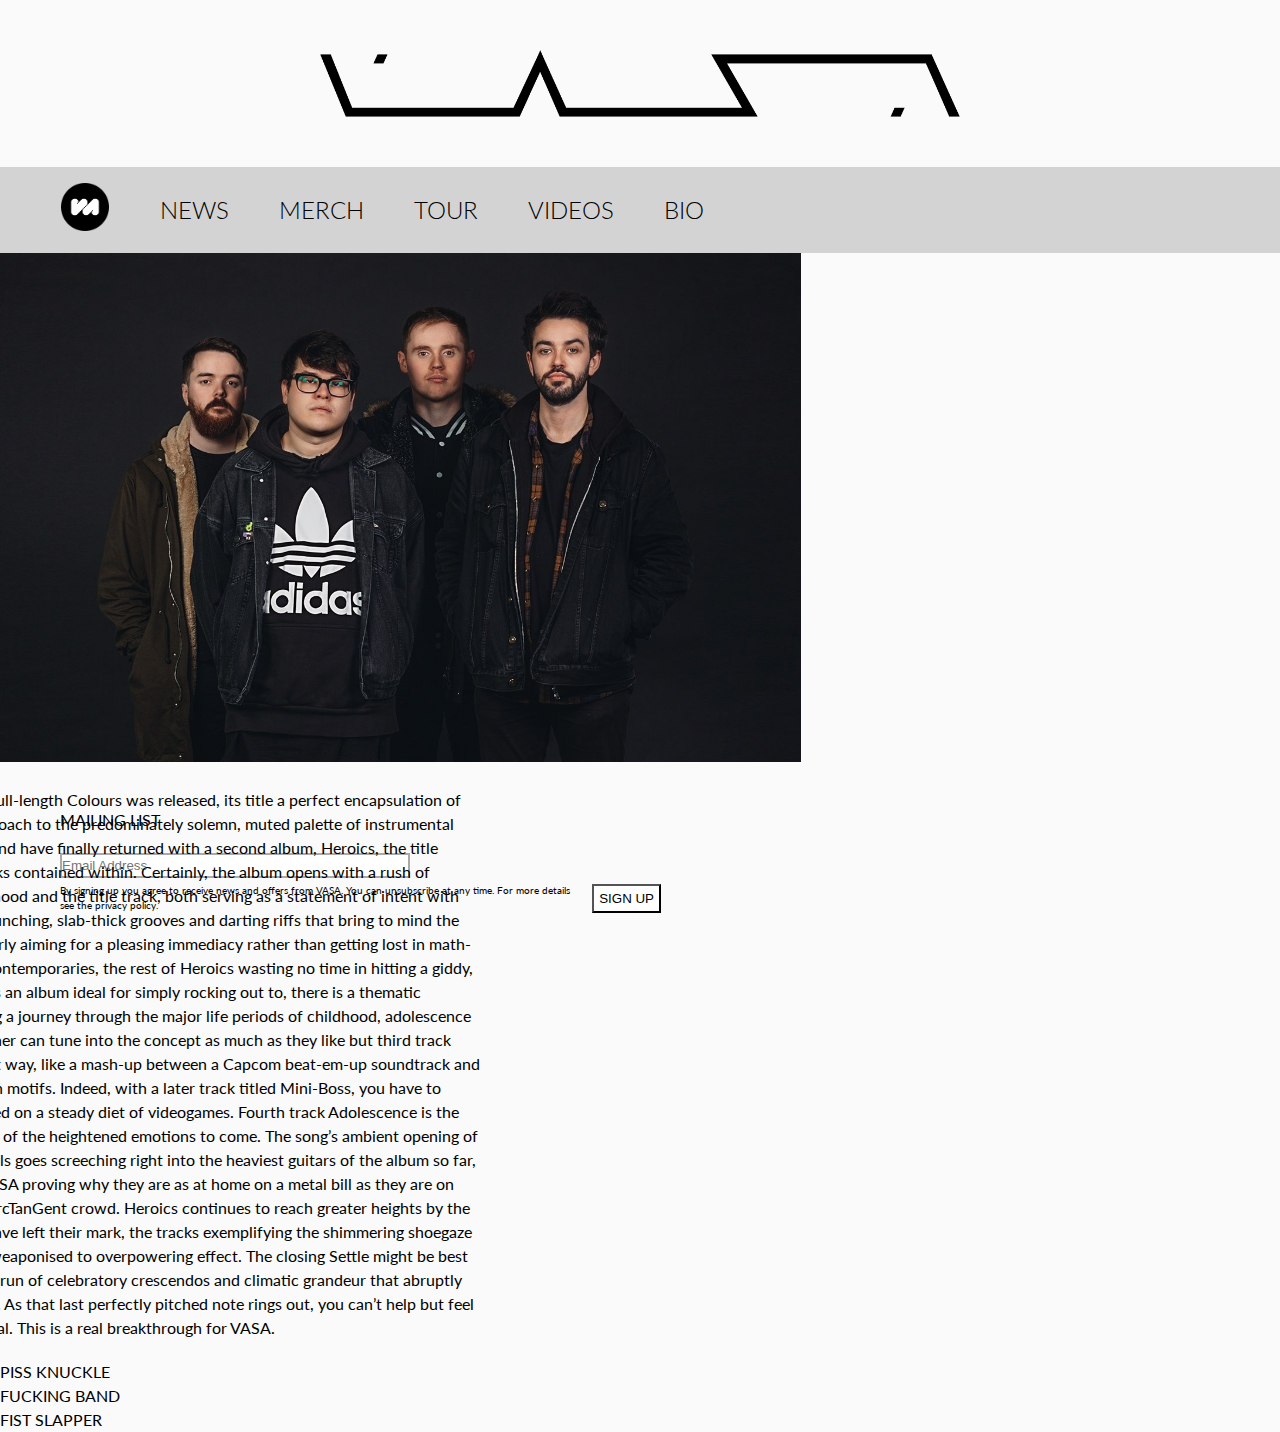
<file: vasawebsite-build-1/index.html>
<!DOCTYPE html>
<html lang="en">
<head>
    <meta charset="UTF-8">
    <meta name="viewport" content="width=device-width, initial-scale=1.0">
    <title>Vasa | Homepage</title>
    <link rel="stylesheet" type="text/css" href="styles/reset.css">
    <link href="styles/style.css" type="text/css" rel="stylesheet"/>
    <link href="https://fonts.googleapis.com/css2?family=Lato:ital,wght@0,100;0,300;0,400;0,700;0,900;1,100;1,300;1,400;1,700;1,900&display=swap" rel="stylesheet">
</head>
<body>
    <header class="header">
        <section class="banner-wrapper">
            <div class="banner">
                <a href="./index.html"><img class="banner-logo" src="Media/VASA-LOGO-2019 cropped.png" width="300"></a>
            </div>
        </section>

        <nav>
            <ul class="nav-wrapper">
                <a href="./index.html"><img class="navbar oldlogo" src="Media/LOGO-resized white middle.png" width="50"></a>
                <li class="navbar"><a href="./index.html">News</a></li>
                <li class="navbar"><a href="./index.html">Merch</a></li>
                <li class="navbar"><a href="./index.html">Tour</a></li>
                <li class="navbar"><a href="./index.html">Videos</a></li>
                <li class="navbar"><a href="./index.html">Bio</a></li>
            </ul>
        </nav>
    </header>        

        <main>

            <div class="band-photo">
                <img src="Media/Vasa Photo Landscape.png">
            </div>

            <div class="sidebar">
               
                <h3 class="mail-header">
                    Mailing List
                </h3>

                <form>

                    <input type=text placeholder="Email Address" class="placeholder-box">
                    
                </form>

                <button class="signup">Sign Up</button>
                
                <p>
                    By signing up you agree to receive news and offers from VASA. You can unsubscribe at any time. For more details see the <a class="privacypolicy" href=https://www.musicglue.com/policies>privacy policy</a>.
                </p>

            </div>

            <p class="bio">

                It’s been five years since VASA’s debut full-length Colours was released, its title a perfect encapsulation of the Glasgow quartet’s fun, day-glo approach to the predominately solemn, muted palette of instrumental post-rock. After years of touring, the band have finally returned with a second album, Heroics, the title surely a winking nod to the fret fireworks contained within.

Certainly, the album opens with a rush of triumph in the one-two punch of Childhood and the title track, both serving as a statement of intent with upbeat, chiming melodies married to crunching, slab-thick grooves and darting riffs that bring to mind the much missed Fang Island. VASA are clearly aiming for a pleasing immediacy rather than getting lost in math-rock abstraction like so many of their contemporaries, the rest of Heroics wasting no time in hitting a giddy, riff-heavy sweet spot.

As much as this is an album ideal for simply rocking out to, there is a thematic concept to Heroics, its tracks navigating a journey through the major life periods of childhood, adolescence and adulthood. With no lyrics, the listener can tune into the concept as much as they like but third track Everything Is Golden sounds, in the best way, like a mash-up between a Capcom beat-em-up soundtrack and kung-fu film score with its brash eastern motifs. Indeed, with a later track titled Mini-Boss, you have to assume that the young VASA were reared on a steady diet of videogames.

Fourth track Adolescence is the first real change of pace and foreboding of the heightened emotions to come. The song’s ambient opening of processed percussion and sampled vocals goes screeching right into the heaviest guitars of the album so far, sounding positively huge and glacial, VASA proving why they are as at home on a metal bill as they are on line-ups made up of the more angular ArcTanGent crowd.

Heroics continues to reach greater heights by the time both Prom Night and Adulthood have left their mark, the tracks exemplifying the shimmering shoegaze influences VASA have repurposed and weaponised to overpowering effect. The closing Settle might be best of all, its spacious opening building to a run of celebratory crescendos and climatic grandeur that abruptly ceases to some poignant closing chords. As that last perfectly pitched note rings out, you can’t help but feel you’ve listened to something truly special. This is a real breakthrough for VASA.
           
            </p>
            <p class="piss">
                PISS KNUCKLE
            </p>
            <p class="fuck">
                FUCKING BAND
            </p>
            <p class="slap">
                FIST SLAPPER
            </p>

        </main>

</body>
</html>
</file>
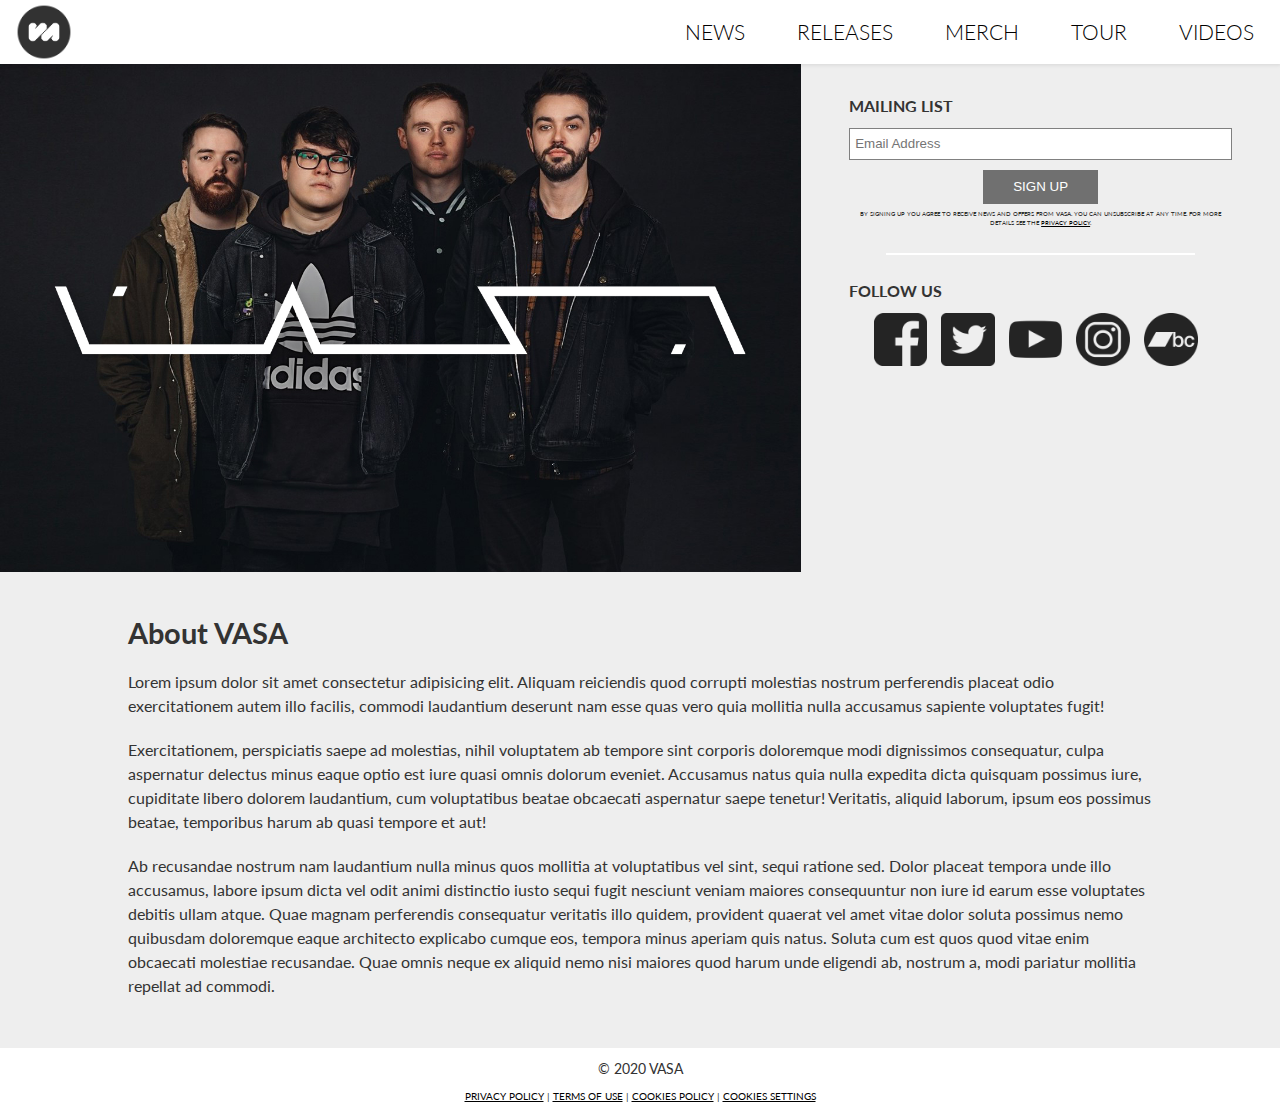
<file: vasawebsite-build-2/index.html>
<!DOCTYPE html>
<html lang="en">
<head>
    <meta charset="UTF-8">
    <meta name="viewport" content="width=device-width, initial-scale=1.0">
    <title>Vasa | Homepage</title>
    <link rel="stylesheet" type="text/css" href="./css/style.css">
    <link href="https://fonts.googleapis.com/css2?family=Lato:ital,wght@0,100;0,300;0,400;0,700;0,900;1,100;1,300;1,400;1,700;1,900&display=swap" rel="stylesheet">
</head>
<body>

    <div class="page-container">
        <div class="content-wrap">
            <header class="header container">
                <a href="./index.html"><img class="logo" src="Media/LOGO-resized white middle.png" width="50"></a>
                <input class="menu-btn" type="checkbox" id="menu-btn">
                <label class="menu-icon" for="menu-btn"><span class="nav-icon"></span></label>
                <ul class="menu">
                    <li><a href="news.html">News</a></li>
                    <li><a href="releases.html">Releases</a></li>
                    <li><a href="merch.html">Merch</a></li>
                    <li><a href="tour.html">Tour</a></li>
                    <li><a href="videos.html">Videos</a></li>
                </ul>
            </header>
            
            <main class="main-section">
                
                <div class="buffer"></div>

                <div class="main-section">
                    <div class="container-100">
                        <div class="banner-wrapper">
                            <img class="band-photo" src="Media/Vasa Banner Image 1.jpg">
                        </div>

                        <section class="mail-list">
                            <aside class="sidebar-container container">
                                <h3 class="mail-header">Mailing List</h3>
                                <form>
                                    <input type=email placeholder="Email Address" class="placeholder-box"> 
                                </form>
                                <button class="signup">Sign Up</button>
                                <p>By signing up you agree to receive news and offers from <span class="bold">VASA</span>. You can unsubscribe at any time. For more details see the <a class="privacypolicy" href=https://www.musicglue.com/policies>privacy policy</a>.</p>
                                
                                <div class="break container"></div>
                                
                                <div class="social-media">
                                    <div class="icons">
                                        <div class="social-heading">
                                            <h3>Follow us</h3>
                                        </div>
                                        <a href="https://www.facebook.com/VasaBand" target="_blank"><img class="facebook icon" src="./Media/facebook-logo-512.png"></a>
                                        <a href="https://twitter.com/vasaband" target="_blank"><img class="twitter icon" src="./Media/twitter-logo.png"></a>
                                        <a href="https://www.youtube.com/c/VasaBand/videos" target="_blank"><img class="youtube icon" src="./Media/youtube-logo-512.png"></a>
                                        <a href="https://www.instagram.com/vasaband/" target="_blank"><img class="instagram icon" src="./Media/instagram-logo-512.png"></a>
                                        <a href="https://vasa.bandcamp.com/music" target="_blank"><img class="bandcamp icon" src="./Media/bandcamp-logo-transparent.png"></a>
                                    </div>
                                </div>
                                <div class="break container rev-hide"></div>
                            </aside>    
                        </section>
                    </div>
                </div>
                
                

                <section class="bio-wrapper">
                    <div class="bio container">
                        <h3>About VASA</h3>
                        <p>Lorem ipsum dolor sit amet consectetur adipisicing elit. Aliquam reiciendis quod corrupti molestias nostrum perferendis placeat odio exercitationem autem illo facilis, commodi laudantium deserunt nam esse quas vero quia mollitia nulla accusamus sapiente voluptates fugit!</p>
                        <p>Exercitationem, perspiciatis saepe ad molestias, nihil voluptatem ab tempore sint corporis doloremque modi dignissimos consequatur, culpa aspernatur delectus minus eaque optio est iure quasi omnis dolorum eveniet. Accusamus natus quia nulla expedita dicta quisquam possimus iure, cupiditate libero dolorem laudantium, cum voluptatibus beatae obcaecati aspernatur saepe tenetur! Veritatis, aliquid laborum, ipsum eos possimus beatae, temporibus harum ab quasi tempore et aut!</p>    
                        <p>Ab recusandae nostrum nam laudantium nulla minus quos mollitia at voluptatibus vel sint, sequi ratione sed. Dolor placeat tempora unde illo accusamus, labore ipsum dicta vel odit animi distinctio iusto sequi fugit nesciunt veniam maiores consequuntur non iure id earum esse voluptates debitis ullam atque. Quae magnam perferendis consequatur veritatis illo quidem, provident quaerat vel amet vitae dolor soluta possimus nemo quibusdam doloremque eaque architecto explicabo cumque eos, tempora minus aperiam quis natus. Soluta cum est quos quod vitae enim obcaecati molestiae recusandae. Quae omnis neque ex aliquid nemo nisi maiores quod harum unde eligendi ab, nostrum a, modi pariatur mollitia repellat ad commodi.</p>
                    </div>
                </section>

            </main>
        </div>
            <footer class="footer">
                <p class="copyright container"> &copy; 2020 VASA</p>
                <p class="privacy container"><a href="#">Privacy Policy</a> | <a href="#">Terms of Use</a> | <a href="#">Cookies Policy</a> | <a href="#">Cookies Settings</a></p>
            </footer>

    </div>
</body>
</html>
</file>
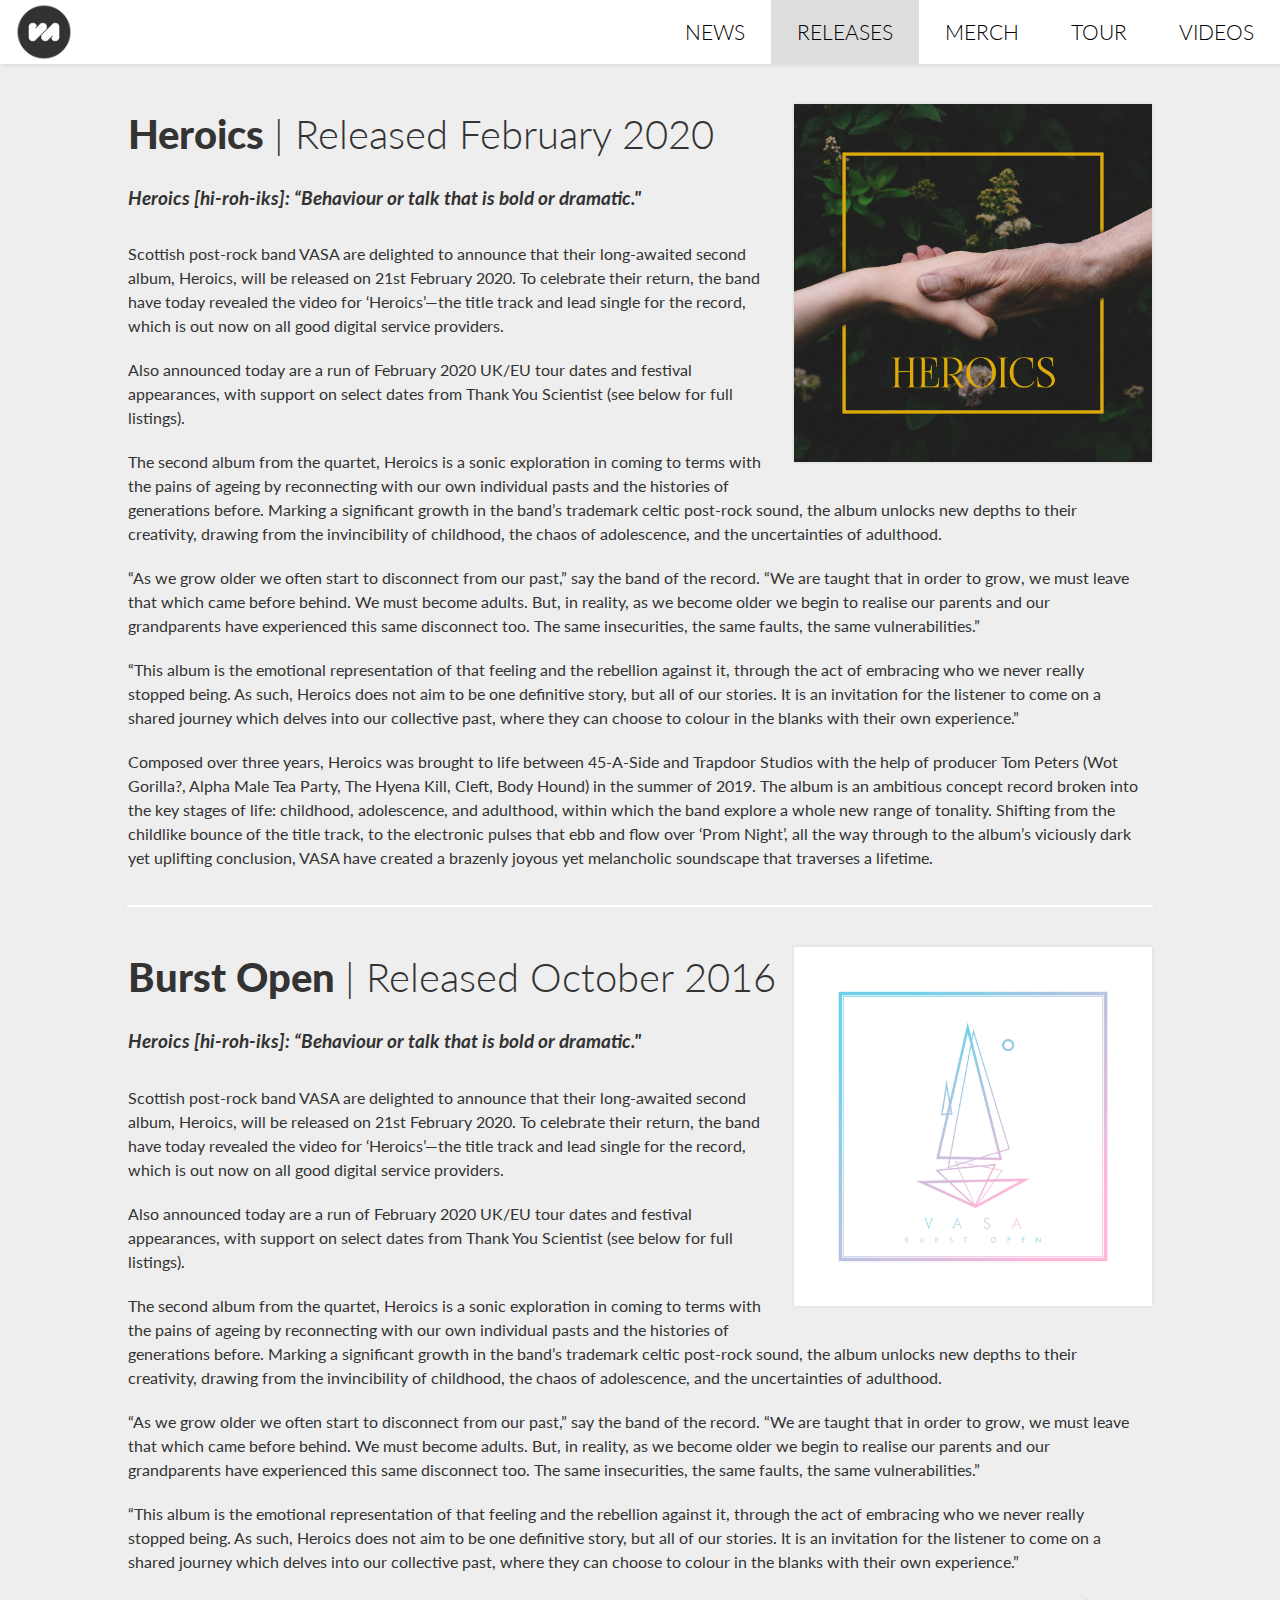
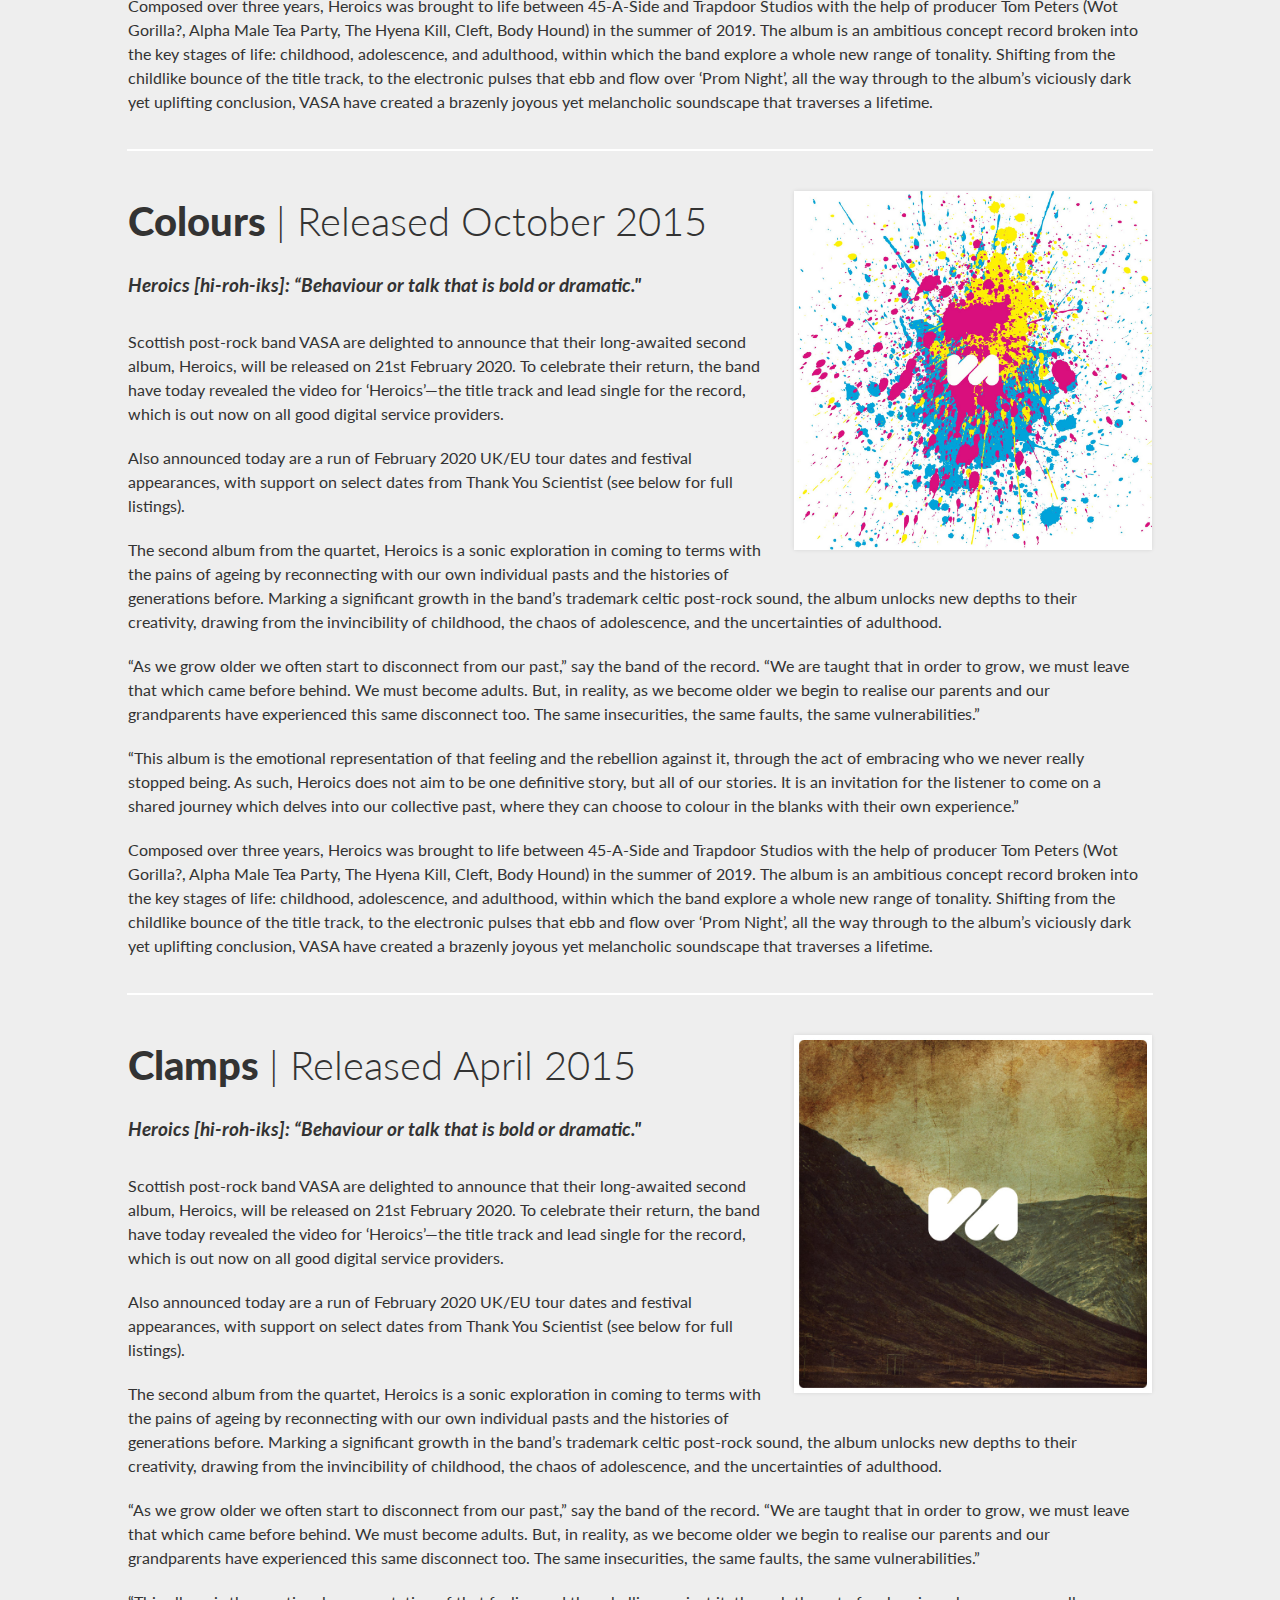
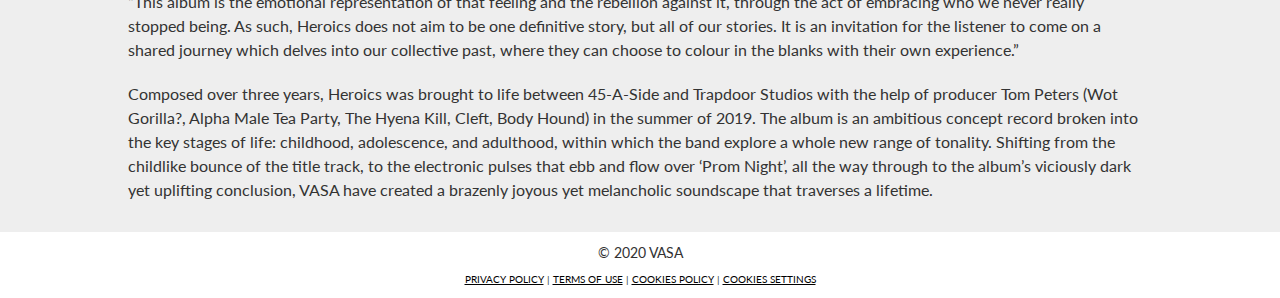
<file: vasawebsite-build-2/releases.html>
<!DOCTYPE html>
<html lang="en">
<head>
    <meta charset="UTF-8">
    <meta name="viewport" content="width=device-width, initial-scale=1.0">
    <title>Vasa | Releases</title>
    <link rel="stylesheet" type="text/css" href="./css/style.css">
    <link href="https://fonts.googleapis.com/css2?family=Lato:ital,wght@0,100;0,300;0,400;0,700;0,900;1,100;1,300;1,400;1,700;1,900&display=swap" rel="stylesheet">
</head>
<body>

    <div class="page-container">
        <div class="content-wrap">
            <header class="header container">
                <a href="./index.html"><img class="logo" src="Media/LOGO-resized white middle.png" width="50"></a>
                <input class="menu-btn" type="checkbox" id="menu-btn">
                <label class="menu-icon" for="menu-btn"><span class="nav-icon"></span></label>
                <ul class="menu">
                    <li><a href="news.html">News</a></li>
                    <li class="selected"><a href="releases.html">Releases</a></li>
                    <li><a href="merch.html">Merch</a></li>
                    <li><a href="tour.html">Tour</a></li>
                    <li><a href="videos.html">Videos</a></li>
                </ul>
            </header>

            <div class="buffer"></div>

            <article class="releases">
                <div class="container">
                    <a href="https://vasa.bandcamp.com/album/heroics" target="_blank"><img src="Media/vasa-heroics-art.jpg" class="heroics-art"></a>
                    <h2 class="release-head"><span class="bold">Heroics</span> <span class="hide">| Released February 2020</span></h2>
                    <h3 class="mob-view-sub rev-hide"> Album | Released February 2020</h3>
                    <h4 class="release-sub">Heroics [hi-roh-iks]: “Behaviour or talk that is bold or dramatic."</h3>
                    <p>Scottish post-rock band VASA are delighted to announce that their long-awaited second album, Heroics, will be released on 21st February 2020. To celebrate their return, the band have today revealed the video for ‘Heroics’—the title track and lead single for the record, which is out now on all good digital service providers.
                    </p>
                    <p>Also announced today are a run of February 2020 UK/EU tour dates and festival appearances, with support on select dates from Thank You Scientist (see below for full listings).
                    </p>
                    <p>
                    The second album from the quartet, Heroics is a sonic exploration in coming to terms with the pains of ageing by reconnecting with our own individual pasts and the histories of generations before. Marking a significant growth in the band’s trademark celtic post-rock sound, the album unlocks new depths to their creativity, drawing from the invincibility of childhood, the chaos of adolescence, and the uncertainties of adulthood.
                    </p>
                    <p>  
                    “As we grow older we often start to disconnect from our past,” say the band of the record. “We are taught that in order to grow, we must leave that which came before behind. We must become adults. But, in reality, as we become older we begin to realise our parents and our grandparents have experienced this same disconnect too. The same insecurities, the same faults, the same vulnerabilities.”
                    </p>
                    <p>
                    “This album is the emotional representation of that feeling and the rebellion against it, through the act of embracing who we never really stopped being. As such, Heroics does not aim to be one definitive story, but all of our stories. It is an invitation for the listener to come on a shared journey which delves into our collective past, where they can choose to colour in the blanks with their own experience.”
                    </p>
                    <p>
                    Composed over three years, Heroics was brought to life between 45-A-Side and Trapdoor Studios with the help of producer Tom Peters (Wot Gorilla?, Alpha Male Tea Party, The Hyena Kill, Cleft, Body Hound) in the summer of 2019. The album is an ambitious concept record broken into the key stages of life: childhood, adolescence, and adulthood, within which the band explore a whole new range of tonality. Shifting from the childlike bounce of the title track, to the electronic pulses that ebb and flow over ‘Prom Night’, all the way through to the album’s viciously dark yet uplifting conclusion, VASA have created a brazenly joyous yet melancholic soundscape that traverses a lifetime.
                    </p>
                    <!-- <p>
                    Since forming in October 2011, the quartet have seen a rush of support from national press and huge swathes of the post-rock community, giving way to tour dates with experimental music heavyweights and hotly tipped newcomers such as Black Peaks, Deafheaven, Maybeshewill, This Town Needs Guns, Brontide, Poly-Math, and Body Hound, plus appearances at ArcTanGent, T in The Park, Wickerman Festival, PORTALS and more.
                    </p>
                    <p>
                    Heroics is the band’s first release since 2016 stand alone double A-side single ‘Burst’/’Open’, which was preceded only by their critically-acclaimed 2015 debut album Colours. Despite being their first ever release, in a very niche genre, the record garnered support from major national press outlets including The Independent, The National Scot, The Scotsman, PROG magazine, Clash Magazine, The iNewspaper, and Total Guitar, with further coverage at The Skinny, Gold Flake Paint, and New Noise Magazine.
                    </p>
                    <p>
                    A continuation of their unrelentingly upbeat and joyful approach to the occasionally tawdry world of post-rock, Heroics sees them as riotous and celebratory as ever. Thankfully, despite their maturation, VASA are still the kind of band that consistently remind us that this whole music lark is meant to be fun, right?
                    </p> -->
                </div>
                <div class="break container"></div>
        
                <div class="container">
                    <a href="https://vasa.bandcamp.com/album/burst-open" target="_blank"><img src="Media/burst-open-art.jpg" class="heroics-art"></a>
                    <h2 class="release-head"><span class="bold">Burst Open</span> <span class="hide">| Released October 2016</span></h2>
                    <h3 class="mob-view-sub rev-hide"> Double A-side | Released October 2016</h3>
                    <h4 class="release-sub">Heroics [hi-roh-iks]: “Behaviour or talk that is bold or dramatic."</h3>
                    <p>Scottish post-rock band VASA are delighted to announce that their long-awaited second album, Heroics, will be released on 21st February 2020. To celebrate their return, the band have today revealed the video for ‘Heroics’—the title track and lead single for the record, which is out now on all good digital service providers.
                    </p>
                    <p>Also announced today are a run of February 2020 UK/EU tour dates and festival appearances, with support on select dates from Thank You Scientist (see below for full listings).
                    </p>
                    <p>
                    The second album from the quartet, Heroics is a sonic exploration in coming to terms with the pains of ageing by reconnecting with our own individual pasts and the histories of generations before. Marking a significant growth in the band’s trademark celtic post-rock sound, the album unlocks new depths to their creativity, drawing from the invincibility of childhood, the chaos of adolescence, and the uncertainties of adulthood.
                    </p>
                    <p>  
                    “As we grow older we often start to disconnect from our past,” say the band of the record. “We are taught that in order to grow, we must leave that which came before behind. We must become adults. But, in reality, as we become older we begin to realise our parents and our grandparents have experienced this same disconnect too. The same insecurities, the same faults, the same vulnerabilities.”
                    </p>
                    <p>
                    “This album is the emotional representation of that feeling and the rebellion against it, through the act of embracing who we never really stopped being. As such, Heroics does not aim to be one definitive story, but all of our stories. It is an invitation for the listener to come on a shared journey which delves into our collective past, where they can choose to colour in the blanks with their own experience.”
                    </p>
                    <p>
                    Composed over three years, Heroics was brought to life between 45-A-Side and Trapdoor Studios with the help of producer Tom Peters (Wot Gorilla?, Alpha Male Tea Party, The Hyena Kill, Cleft, Body Hound) in the summer of 2019. The album is an ambitious concept record broken into the key stages of life: childhood, adolescence, and adulthood, within which the band explore a whole new range of tonality. Shifting from the childlike bounce of the title track, to the electronic pulses that ebb and flow over ‘Prom Night’, all the way through to the album’s viciously dark yet uplifting conclusion, VASA have created a brazenly joyous yet melancholic soundscape that traverses a lifetime.
                    </p>
                    <!-- <p>
                    Since forming in October 2011, the quartet have seen a rush of support from national press and huge swathes of the post-rock community, giving way to tour dates with experimental music heavyweights and hotly tipped newcomers such as Black Peaks, Deafheaven, Maybeshewill, This Town Needs Guns, Brontide, Poly-Math, and Body Hound, plus appearances at ArcTanGent, T in The Park, Wickerman Festival, PORTALS and more.
                    </p>
                    <p>
                    Heroics is the band’s first release since 2016 stand alone double A-side single ‘Burst’/’Open’, which was preceded only by their critically-acclaimed 2015 debut album Colours. Despite being their first ever release, in a very niche genre, the record garnered support from major national press outlets including The Independent, The National Scot, The Scotsman, PROG magazine, Clash Magazine, The iNewspaper, and Total Guitar, with further coverage at The Skinny, Gold Flake Paint, and New Noise Magazine.
                    </p>
                    <p>
                    A continuation of their unrelentingly upbeat and joyful approach to the occasionally tawdry world of post-rock, Heroics sees them as riotous and celebratory as ever. Thankfully, despite their maturation, VASA are still the kind of band that consistently remind us that this whole music lark is meant to be fun, right?
                    </p> -->
                </div>
            
                <div class="break container"></div>
            
                <div class="container">
                    <a href="https://vasa.bandcamp.com/album/colours" target="_blank"><img src="Media/vasa-colours-art.jpg" class="heroics-art"></a>
                    <h2 class="release-head"><span class="bold">Colours</span> <span class="hide">| Released October 2015</span></h2>
                    <h3 class="mob-view-sub rev-hide"> Album| Released October 2015</h3>
                    <h4 class="release-sub">Heroics [hi-roh-iks]: “Behaviour or talk that is bold or dramatic."</h3>
                    <p>Scottish post-rock band VASA are delighted to announce that their long-awaited second album, Heroics, will be released on 21st February 2020. To celebrate their return, the band have today revealed the video for ‘Heroics’—the title track and lead single for the record, which is out now on all good digital service providers.
                    </p>
                    <p>Also announced today are a run of February 2020 UK/EU tour dates and festival appearances, with support on select dates from Thank You Scientist (see below for full listings).
                    </p>
                    <p>
                    The second album from the quartet, Heroics is a sonic exploration in coming to terms with the pains of ageing by reconnecting with our own individual pasts and the histories of generations before. Marking a significant growth in the band’s trademark celtic post-rock sound, the album unlocks new depths to their creativity, drawing from the invincibility of childhood, the chaos of adolescence, and the uncertainties of adulthood.
                    </p>
                    <p>  
                    “As we grow older we often start to disconnect from our past,” say the band of the record. “We are taught that in order to grow, we must leave that which came before behind. We must become adults. But, in reality, as we become older we begin to realise our parents and our grandparents have experienced this same disconnect too. The same insecurities, the same faults, the same vulnerabilities.”
                    </p>
                    <p>
                    “This album is the emotional representation of that feeling and the rebellion against it, through the act of embracing who we never really stopped being. As such, Heroics does not aim to be one definitive story, but all of our stories. It is an invitation for the listener to come on a shared journey which delves into our collective past, where they can choose to colour in the blanks with their own experience.”
                    </p>
                    <p>
                    Composed over three years, Heroics was brought to life between 45-A-Side and Trapdoor Studios with the help of producer Tom Peters (Wot Gorilla?, Alpha Male Tea Party, The Hyena Kill, Cleft, Body Hound) in the summer of 2019. The album is an ambitious concept record broken into the key stages of life: childhood, adolescence, and adulthood, within which the band explore a whole new range of tonality. Shifting from the childlike bounce of the title track, to the electronic pulses that ebb and flow over ‘Prom Night’, all the way through to the album’s viciously dark yet uplifting conclusion, VASA have created a brazenly joyous yet melancholic soundscape that traverses a lifetime.
                    </p>
                    <!-- <p>
                    Since forming in October 2011, the quartet have seen a rush of support from national press and huge swathes of the post-rock community, giving way to tour dates with experimental music heavyweights and hotly tipped newcomers such as Black Peaks, Deafheaven, Maybeshewill, This Town Needs Guns, Brontide, Poly-Math, and Body Hound, plus appearances at ArcTanGent, T in The Park, Wickerman Festival, PORTALS and more.
                    </p>
                    <p>
                    Heroics is the band’s first release since 2016 stand alone double A-side single ‘Burst’/’Open’, which was preceded only by their critically-acclaimed 2015 debut album Colours. Despite being their first ever release, in a very niche genre, the record garnered support from major national press outlets including The Independent, The National Scot, The Scotsman, PROG magazine, Clash Magazine, The iNewspaper, and Total Guitar, with further coverage at The Skinny, Gold Flake Paint, and New Noise Magazine.
                    </p>
                    <p>
                    A continuation of their unrelentingly upbeat and joyful approach to the occasionally tawdry world of post-rock, Heroics sees them as riotous and celebratory as ever. Thankfully, despite their maturation, VASA are still the kind of band that consistently remind us that this whole music lark is meant to be fun, right?
                    </p> -->
                </div>
                <div class="break container"></div>
                <div class="container">
                    <a href="https://vasa.bandcamp.com/album/clamps" target="_blank"><img src="Media/vasa-clamps-art.jpg" class="heroics-art"></a>
                    <h2 class="release-head"><span class="bold">Clamps</span> <span class="hide">| Released April 2015</span></h2>
                    <h3 class="mob-view-sub rev-hide"> Double A-side| Released April 2015</h3>
                    <h4 class="release-sub">Heroics [hi-roh-iks]: “Behaviour or talk that is bold or dramatic."</h3>
                    <p>Scottish post-rock band VASA are delighted to announce that their long-awaited second album, Heroics, will be released on 21st February 2020. To celebrate their return, the band have today revealed the video for ‘Heroics’—the title track and lead single for the record, which is out now on all good digital service providers.
                    </p>
                    <p>Also announced today are a run of February 2020 UK/EU tour dates and festival appearances, with support on select dates from Thank You Scientist (see below for full listings).
                    </p>
                    <p>
                    The second album from the quartet, Heroics is a sonic exploration in coming to terms with the pains of ageing by reconnecting with our own individual pasts and the histories of generations before. Marking a significant growth in the band’s trademark celtic post-rock sound, the album unlocks new depths to their creativity, drawing from the invincibility of childhood, the chaos of adolescence, and the uncertainties of adulthood.
                    </p>
                    <p>  
                    “As we grow older we often start to disconnect from our past,” say the band of the record. “We are taught that in order to grow, we must leave that which came before behind. We must become adults. But, in reality, as we become older we begin to realise our parents and our grandparents have experienced this same disconnect too. The same insecurities, the same faults, the same vulnerabilities.”
                    </p>
                    <p>
                    “This album is the emotional representation of that feeling and the rebellion against it, through the act of embracing who we never really stopped being. As such, Heroics does not aim to be one definitive story, but all of our stories. It is an invitation for the listener to come on a shared journey which delves into our collective past, where they can choose to colour in the blanks with their own experience.”
                    </p>
                    <p>
                    Composed over three years, Heroics was brought to life between 45-A-Side and Trapdoor Studios with the help of producer Tom Peters (Wot Gorilla?, Alpha Male Tea Party, The Hyena Kill, Cleft, Body Hound) in the summer of 2019. The album is an ambitious concept record broken into the key stages of life: childhood, adolescence, and adulthood, within which the band explore a whole new range of tonality. Shifting from the childlike bounce of the title track, to the electronic pulses that ebb and flow over ‘Prom Night’, all the way through to the album’s viciously dark yet uplifting conclusion, VASA have created a brazenly joyous yet melancholic soundscape that traverses a lifetime.
                    </p>
                    <!-- <p>
                    Since forming in October 2011, the quartet have seen a rush of support from national press and huge swathes of the post-rock community, giving way to tour dates with experimental music heavyweights and hotly tipped newcomers such as Black Peaks, Deafheaven, Maybeshewill, This Town Needs Guns, Brontide, Poly-Math, and Body Hound, plus appearances at ArcTanGent, T in The Park, Wickerman Festival, PORTALS and more.
                    </p>
                    <p>
                    Heroics is the band’s first release since 2016 stand alone double A-side single ‘Burst’/’Open’, which was preceded only by their critically-acclaimed 2015 debut album Colours. Despite being their first ever release, in a very niche genre, the record garnered support from major national press outlets including The Independent, The National Scot, The Scotsman, PROG magazine, Clash Magazine, The iNewspaper, and Total Guitar, with further coverage at The Skinny, Gold Flake Paint, and New Noise Magazine.
                    </p>
                    <p>
                    A continuation of their unrelentingly upbeat and joyful approach to the occasionally tawdry world of post-rock, Heroics sees them as riotous and celebratory as ever. Thankfully, despite their maturation, VASA are still the kind of band that consistently remind us that this whole music lark is meant to be fun, right?
                    </p> -->
                </div>
            </article>
        </div>
            
            <footer class="footer">
                <p class="copyright container"> &copy; 2020 VASA</p>
                <p class="privacy container"><a href="#">Privacy Policy</a> | <a href="#">Terms of Use</a> | <a href="#">Cookies Policy</a> | <a href="#">Cookies Settings</a></p>
            </footer>

    </div>
</body>
</html>
</file>
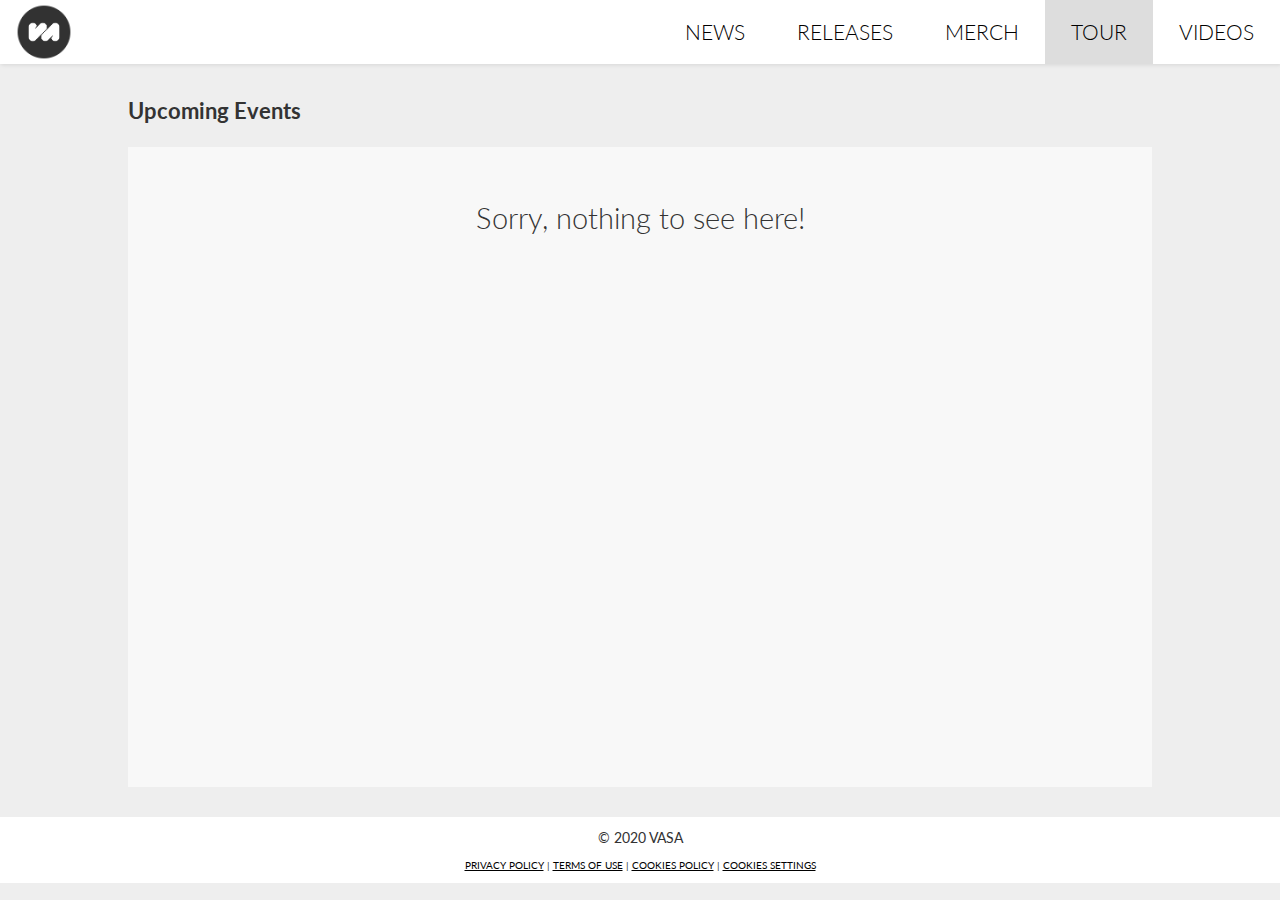
<file: vasawebsite-build-2/tour.html>
<!DOCTYPE html>
<html lang="en">
<head>
    <meta charset="UTF-8">
    <meta name="viewport" content="width=device-width, initial-scale=1.0">
    <title>Vasa | Tour</title>
    <link rel="stylesheet" type="text/css" href="./css/style.css">
    <link href="https://fonts.googleapis.com/css2?family=Lato:ital,wght@0,100;0,300;0,400;0,700;0,900;1,100;1,300;1,400;1,700;1,900&display=swap" rel="stylesheet">
</head>
<body>

    <header class="header container">
        <a href="./index.html"><img class="logo" src="Media/LOGO-resized white middle.png" width="50"></a>
        <input class="menu-btn" type="checkbox" id="menu-btn">
        <label class="menu-icon" for="menu-btn"><span class="nav-icon"></span></label>
        <ul class="menu">
            <li><a href="news.html">News</a></li>
            <li><a href="releases.html">Releases</a></li>
            <li><a href="merch.html">Merch</a></li>
            <li class="selected"><a href="tour.html">Tour</a></li>
            <li><a href="videos.html">Videos</a></li>
        </ul>
    </header>

    <div class="buffer"></div>

    <div class="touring container">
        <h2 class="tour-head">Upcoming Events</h2>
        <div class="dates">
            <h3>Sorry, nothing to see here!</h3>
        </div>
    </div>

    <footer class="footer">
        <p class="copyright container"> &copy; 2020 VASA</p>
        <p class="privacy container"><a href="#">Privacy Policy</a> | <a href="#">Terms of Use</a> | <a href="#">Cookies Policy</a> | <a href="#">Cookies Settings</a></p>
    </footer>
    
</body>
</html>
</file>
<file: vasawebsite-build-1/styles/style.css>
/*Universal Styles*/

*{
    box-sizing: border-box;
    margin: 0;
    padding: 0;
    text-decoration: none;
    color: black;
    /* border: 1px solid red !important; */
}

 html{
     font-size: 16px;
 }

/*Body Styles*/

body{
    font-family: "Lato", "Helvetica", sans-serif;
    background-color: rgb(250, 250, 250);
    line-height: 1.5;
}


/*Banner Section*/

.banner-logo{
    display: flex;
    margin: 0 auto;
    width: 50%;
      
}

.banner{
    padding: 50px 0;
    position: relative;
   
}


/*Navbar Section*/

.nav-wrapper {
    /* position: fixed; 
     top: 1px; 
     float: left; */
     display: flex;
     align-items: center;
     padding: 15px 30px;
     background: lightgray;
     width: 100%;
     z-index: 100;
     position: sticky; 
     top: -1px;
 }
 
    .navbar{
        display: inline-block;
        text-decoration: none;
        text-transform: uppercase;
        font-weight: 300;
        font-size: x-large;
        margin: 0 20px 0 30px;
    }

        .navbar:hover {
            
            filter: invert(100%)
        }
 

.oldlogo{
    padding: 1px;
    
}

.oldlogo:hover {
    filter: invert(100%);
    
}

nav li{
    text-decoration: none;
}


/*Photo & Sidebar Section*/

/*.band-photo {
    width: 60%;
    height: auto;
    overflow: hidden;
}*/

    .band-photo img {
       /* max-width: 62.6%;
        height: auto;
        display: block; */
    *   display: inline-block;
        width: 62.6%; *
    }

.sidebar {
    display: inline-block;
    position: absolute;
    margin: 40px 60px 0 60px;
}

.mail-header {
    margin: 0 0 20px 0;
    text-transform: uppercase;
}

.placeholder-box {
    border: 2px solid darkgray;
    height: 25px;
    width: 350px;
    margin-bottom: 5px;
    display: inline-block;
}

.sidebar p {
    font-size: x-small;
}

.signup {
    background-color: white;
    margin: 1px 10px;
    padding: 5px;
    float: right;
    text-transform: uppercase;
    
}

.signup :hover {
    filter: invert(100%);
}

.privacypolicy {
    text-decoration: no;
}


/*Main Section*/
main .bio {
    margin: 20px 500px 20px 20px;
    position: relative;
    right: 300px;
}

main {
    
}

.piss {
    display: inline;
}

.fuck {
    
}

.slap {
    display: inline;
}
</file>
<file: vasawebsite-build-2/css/style.css>
/* Global Styles */

* {
    /* outline: solid red 1px !important; */
    /* box-sizing: border-box; */
    margin: 0;
    padding: 0;
    line-height: 1.5;
    color: #333;
}

body {
    margin: 0;
    font-family: "Lato", "Helvetica", sans-serif;
    background-color: #eee;
}

a {
    color: #000;
}

h2, h3, h4 {
    font-size: 16px;

}

.container {
    /* overflow: hidden; */
    margin: auto;
    width: 80%;
}

.container-100 {
    width: 100%;
}

.selected {
    background-color: #ddd;
}

.bold {
    font-weight: bolder;
}

.break {
    border: 1px solid #fff;
    margin-top: 25px 
}

/* Header Section */

.header {
    background-color: #fff;
    box-shadow: 1px 1px 4px 0 rgba(0,0,0,.1);
    position: fixed;
    width: 100%;
    z-index: 3;
}

.header ul {
    margin: 0;
    padding: 0;
    list-style: none;
    overflow: hidden;
    background-color: #fff;
}

.header ul a {
    display: block;
    padding: 20px;
    font-weight: 300;
    /* border-right: 1px solid #aaa; */
    text-decoration: none;
    text-align: center;
    text-transform: uppercase;
    font-size: 1.3em;
    transition:
    transform 250ms ease-in-out;

}

.header ul a:hover {
    background-color: #ddd;
    transform: scale(1.05);
}

.header .logo {
    float: left;
    display: block;
    font-size: 3em;
    padding: 7.85px 20px;
    filter: invert(100%);
    opacity: 0.8;
    width: 1em;
    transition:
    transform 50ms ease-in;
    
}

.header .logo:hover {
    filter: invert(0%);
    transition: all 250ms ease-in;
    transform: scale(1.1);
    
}

.header .menu {
    clear: both;
    max-height: 0;
    transition: max-height .2s ease-out;
}

.header .menu-icon {
    /* outline: solid red; */
    padding: 30.85px 20px;
    position: relative;
    float: right;
    cursor: pointer;
}

.header .menu-icon .nav-icon {
    background: #333;
    display: block;
    height: 2px;
    width: 18px;
    position: relative;
    transition: background .2s ease-out;
}

.header .menu-icon .nav-icon::before {
    background: #333;
    content:"";
    display: block;
    height: 100%;
    width: 100%;
    position: absolute;
    transition: all .2s ease-out;
    top: 5px;
}

.header .menu-icon .nav-icon::after {
    background: #333;
    content:"";
    display: block;
    height: 100%;
    width: 100%;
    position: absolute;
    transition: all .2s ease-out;
    top: -5px;
}

.header .menu-btn {
    display: none;
}

/* BELOW - When .menu-btn is in checked state, look for next available sibling that has a class of .menu and change its height to 240px */
.header .menu-btn:checked ~ .menu{
    max-height: 381.4px;
}

.header .menu-btn:checked ~ .menu-icon .nav-icon {
    background: transparent;
}

.header .menu-btn:checked ~ .menu-icon .nav-icon::before {
    transform: rotate(-45deg);
    top: 0;
}

.header .menu-btn:checked ~ .menu-icon .nav-icon::after {
    transform: rotate(45deg);
    top: 0;
}


/* Buffer Section */

.buffer {
    height: 63.7px;
}

/* Banner Section */

.main-section {

}

.banner-wrapper: {
    position: relative;
}

.banner-wrapper .band-photo {
    width: 100%;
    /* clear: none;
    position: absolute;
    top: 71.5px; */
    display: block;
}


/* Signup Sidebar Section */



.mail-list {
    width: 100%;
    background-color: #eee;
    padding: 10px 20px;
    box-sizing: border-box; 
    text-transform: uppercase;
}

.sidebar-container {
    display: block;
    text-align: center;
    width: 80%;
}

.mail-header {
    text-align: center;
    padding: 5px;

}

.placeholder-box {
    box-sizing: border-box;
    width: 100%;
    padding: 5px;
    margin: 5px 0;
    border: 1px #808080 solid;
}

.signup {
    box-sizing: border-box;
    width: 100%;
    padding: 5px;
    margin: 5px auto;
    text-transform: uppercase;
    background-color: #707070;
    color: white;
    border: none;
    cursor: pointer;
    transition:
    transform 250ms ease-in-out;
}

.signup:hover {
    transform: scale(1.05);
    
}

.mail-list p {
    font-size: 0.5em;
}

/*
.sidebar-container {
    float: none;
    text-align: center;
    background-color: #eee;
    width: 80%;
    margin: auto;
    
    
}

.mail-header {
    margin-bottom: 5px;
    margin-top: 5px;
    padding: 5px;
    float: left;
    width: 30%;
    box-sizing: border-box;
    font-size; 0.8em;
}

.placeholder-box {
    float: right;
    width: 70%;
    padding: 5px;
    margin-bottom: 5px;
    margin-top: 5px;
    box-sizing: border-box;
}

.sidebar-container p {
    font-size: 0.7em;
    width: 100%;
    text-align: center;
}

.sign-up {
    clear: both;
    background-color: black;
} */


/* Social Media Section */

.social-media {
    /* background-color: #eee; */
    text-align: center;
    margin: 5px;    
}

.social-heading {
    /* display: none;
    text-align: left; */
    padding-top: 15px;
}

.icon {
    /* box-sizing: content-box; */
    text-align: center;
    width: 14%;
    padding: 0 9px;
    margin-top: 10px;
    cursor: pointer;
    opacity: 0.85;
    transition:
    transform 250ms ease-in-out;
}

.icon:hover {
    transform: scale(1.1);
}

/* Bio Section */

.bio-wrapper {
    /* position: relative; */
    padding: 10px 0;
    /* background-color: #ddd; */
    /* display: block; */

   
}

.bio-wrapper .bio {
    /* text-align: center; */
    clear: left;
}

.bio h3 {
    font-size: 1.5em;
    text-align: center;
    padding: 15px 0 5px 0;
}

.bio p {
    padding: 10px 0;
}


/* Releases Section */

.releases {
    text-align: center;
    padding-bottom: 20px;
    background-color: #eee;
}

.release-head {
    font-size: 1.8em;
    padding-top: 20px;
    text-align: center;

}

.mob-view-sub {
    font-size: 1.3em;
    text-align: center;
    font-weight: 300;
}

.release-sub {
    margin-top: 20px;
    font-style: italic;
    margin: 20px;
    /* float: left; */

}

.releases p {
    clear: left;
    text-align: left;
    padding: 10px;
}

.heroics-art {
    width: 80%;
    float: none;
    margin: 40px 0 0 0;
    box-shadow: 0px 0px 4px 0 rgba(0,0,0,0.1);
    /* transition:
    transform 250ms ease-in-out; */
}

.heroics-art:hover {
    transform: scale(1.02);
}

.hide {
    display: none;
}

.rev-hide {
    /* display: initial; */
}


/* Touring Section */

.tour-head {
    font-size: 1.4em;
    text-align: center;
    padding: 30px 0 20px 0;
}

.touring h3 {
    text-align: center;
    font-size: 1.2em;
    font-weight: 300;
    padding-top: 30px;
}

.dates {
    height: 600px;
    background-color: #f8f8f8;
    padding: 20px;
    margin-bottom: 30px;
}

/* Footer Section */

/* footer {
    background-color: #fff;
    position: absolute;
    bottom: 0;
    padding: 20px 0;
    margin: auto;
}

footer p {
   
} */

.footer {
    /* position: absolute; */

    bottom: 0;
    width: 100%;
    /* height: 50px;     */
    background-color: #fff;
    text-transform: uppercase;
    text-align: center; 
    /* padding: 10px 0; */
}

.footer .copyright {
    padding: 10px 0 5px 0;
    font-size: 0.9em;
}

.footer .privacy {
    font-size: 0.6em;
    padding: 5px 0 10px 0;

}







/* Media Queries */

@media (min-width: 45em) {
    
/* Header MQ */

    .header li {
        float: left;
    }

    .header li a {
        padding: 16.25px 26px;
    }

    .header .menu{
        clear: none;
        float: right;
        max-height: none;
    }

    .header .menu-icon {
        display: none;
    }


/* Banner MQ */

    .banner-wrapper {
        width: 62.6%;
        float: left;
    }


/* Mailing List MQ */



 .mail-list {
     width: 37.4%;
     float: right;
     padding: 30px 0 0 0;
     /* overflow: auto; */
 }

 .mail-header {
     font-size: 1em;
     margin-bottom: 5px;
     text-align: left;
     padding: 0;
 }

 .mail-list p {
     font-size: 0.4em;
 }

 .placeholder-box {
     width: 100%;
 }

 .sidebar-container {
     margin-top: 0px;
 }


 /* Social Media Section MQ */

 .social-media {
     display: inline;
     /* float: right; */
     width: 37.4%;
     
 }

 .social-heading {
     display: initial;
     text-align: left;
 }

 .social-heading h3 {
    margin-bottom: 5px;
 }

 .signup {
    width: 30%;
    padding: 7px 0;
}

 .icon {
     width: 14%;
     padding: 0 7px 0 0;
     margin: 5px 3px 0 0;
     /* float: left; */
 }


 /* Bio Section MQ */

 .bio h3 {
     /* background-color: #f8f8f8; */
     text-align: left;
     padding-top: 40px;
     font-size: 1.8em;
 }

 .bio {
     padding-bottom: 30px;

 }


 /* Releases Section MQ */

 .release-head {
     font-size: 2.5em;
     text-align: left;
     padding-top: 40px;
 }

 .release-sub {
     text-align: left;
     margin-left: 0;
     font-size: 1.2em;
 }

 .releases p {
     padding-left: 0;
 }

 .hide {
     display: initial;
     font-weight: 300;
 }

 .heroics-art {
     width: 35%;
     margin: 40px 0 20px 10px;
     float: right;
 }

 .mob-view-sub {
     text-align: center;
 }



 .tour-head {
    font-size: 1.4em;
    text-align: left;
}

 .touring h3 {
    
    font-size: 1.8em;
}

}

/* Utility CSS */

.rev-hide {
    display: none;
}


/* 520px Wide Media Queries */

@media (max-width: 32.5em) {
    .icon {
        padding: 0 8px 0 0;
    }
}
</file>
